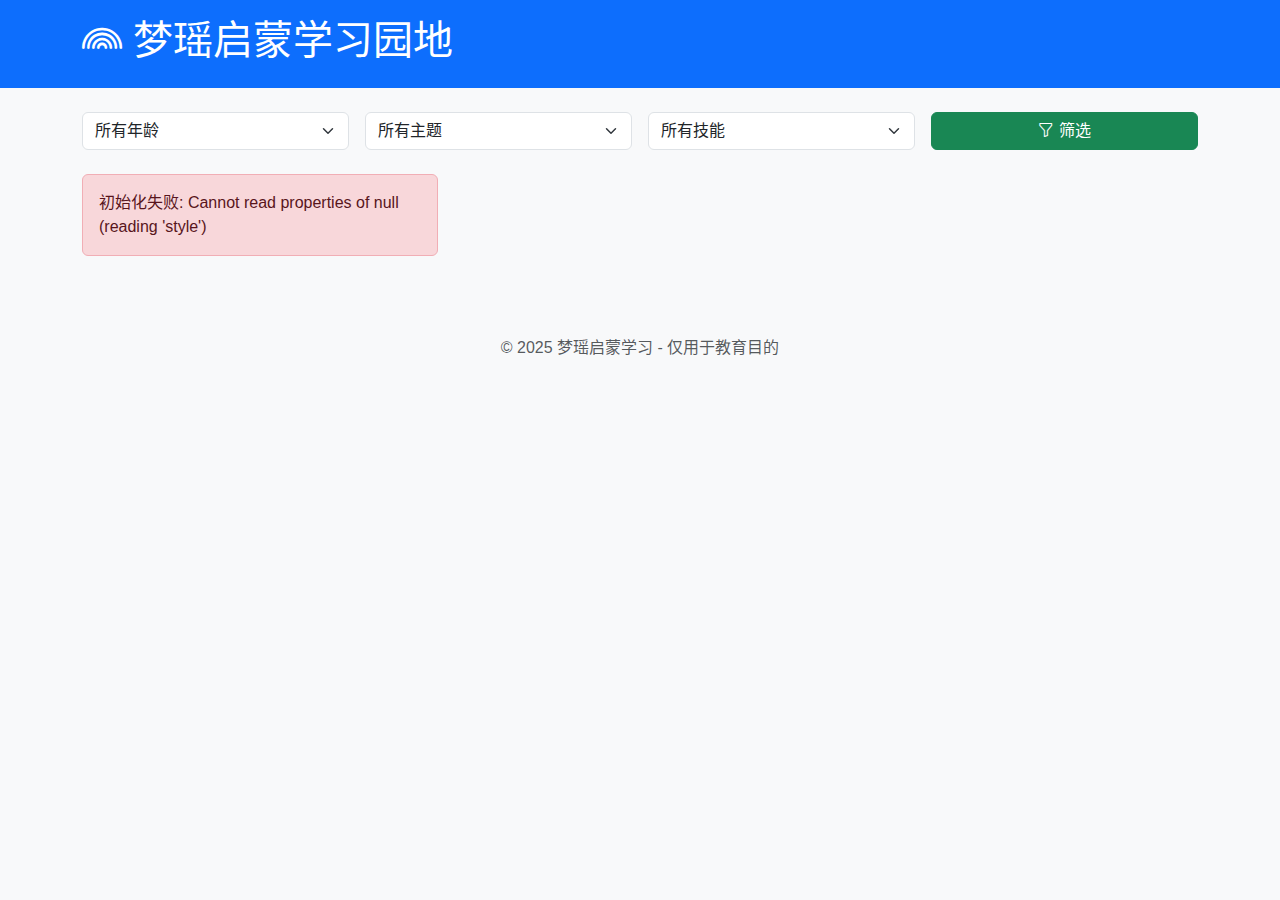
<file: kids-edu-website/index.html>
<!DOCTYPE html>
<html lang="zh-CN">

<head>
    <meta charset="UTF-8">
    <meta name="viewport" content="width=device-width, initial-scale=1.0">
    <title>梦瑶启蒙学习园地</title>
    <link href="https://cdn.jsdelivr.net/npm/bootstrap@5.1.3/dist/css/bootstrap.min.css" rel="stylesheet">
    <link href="style.css" rel="stylesheet">
    <link rel="stylesheet" href="https://cdn.jsdelivr.net/npm/bootstrap-icons@1.8.0/font/bootstrap-icons.css">
    <link rel="preconnect" href="https://cdn.jsdelivr.net">
    <link rel="preload" href="https://cdn.jsdelivr.net/npm/bootstrap-icons@1.8.0/font/fonts/bootstrap-icons.woff2"
        as="font" type="font/woff2" crossorigin="anonymous">
    <style>
        .video-placeholder {
            background-color: #f0f0f0;
            display: flex;
            align-items: center;
            justify-content: center;
            height: 100%;
        }
    </style>
</head>

<body>
    <header class="bg-primary text-white py-3">
        <div class="container">
            <h1><i class="bi bi-rainbow"></i> 梦瑶启蒙学习园地</h1>
        </div>
    </header>

    <main class="container my-4">
        <div class="row mb-4 g-3">
            <div class="col-md-3">
                <select id="ageSelect" class="form-select">
                    <option value="">所有年龄</option>
                    <option value="0-2岁">0-2岁</option>
                    <option value="2-3岁">2-3岁</option>
                    <option value="3-4岁">3-4岁</option>
                    <option value="4-5岁">4-5岁</option>
                    <option value="5-6岁">5-6岁</option>
                </select>
            </div>
            <div class="col-md-3">
                <select id="themeSelect" class="form-select">
                    <option value="">所有主题</option>
                    <option value="语言">语言</option>
                    <option value="数学">数学</option>
                    <option value="科学">科学</option>
                    <option value="艺术">艺术</option>
                </select>
            </div>
            <div class="col-md-3">
                <select id="skillSelect" class="form-select">
                    <option value="">所有技能</option>
                    <option value="精细动作">精细动作</option>
                    <option value="逻辑思维">逻辑思维</option>
                </select>
            </div>
            <div class="col-md-3">
                <button id="filterBtn" class="btn btn-success w-100">
                    <i class="bi bi-funnel"></i> 筛选
                </button>
            </div>
        </div>

        <!-- 加载指示器 -->
        <div id="loading-indicator" style="display: none; text-align: center; padding: 20px;">
            <div class="spinner-border text-primary" role="status">
                <span class="visually-hidden">加载中...</span>
            </div>
            <p>正在加载视频数据...</p>
        </div>

        <!-- 视频容器 -->
        <div id="videoContainer" class="row row-cols-1 row-cols-md-2 row-cols-lg-3 g-4"></div>
    </main>

    <footer class="bg-light py-3 mt-5">
        <div class="container text-center text-muted">
            <p>© 2025 梦瑶启蒙学习 - 仅用于教育目的</p>
        </div>
    </footer>

    <script src="app.js"></script>
</body>

</html>
</file>
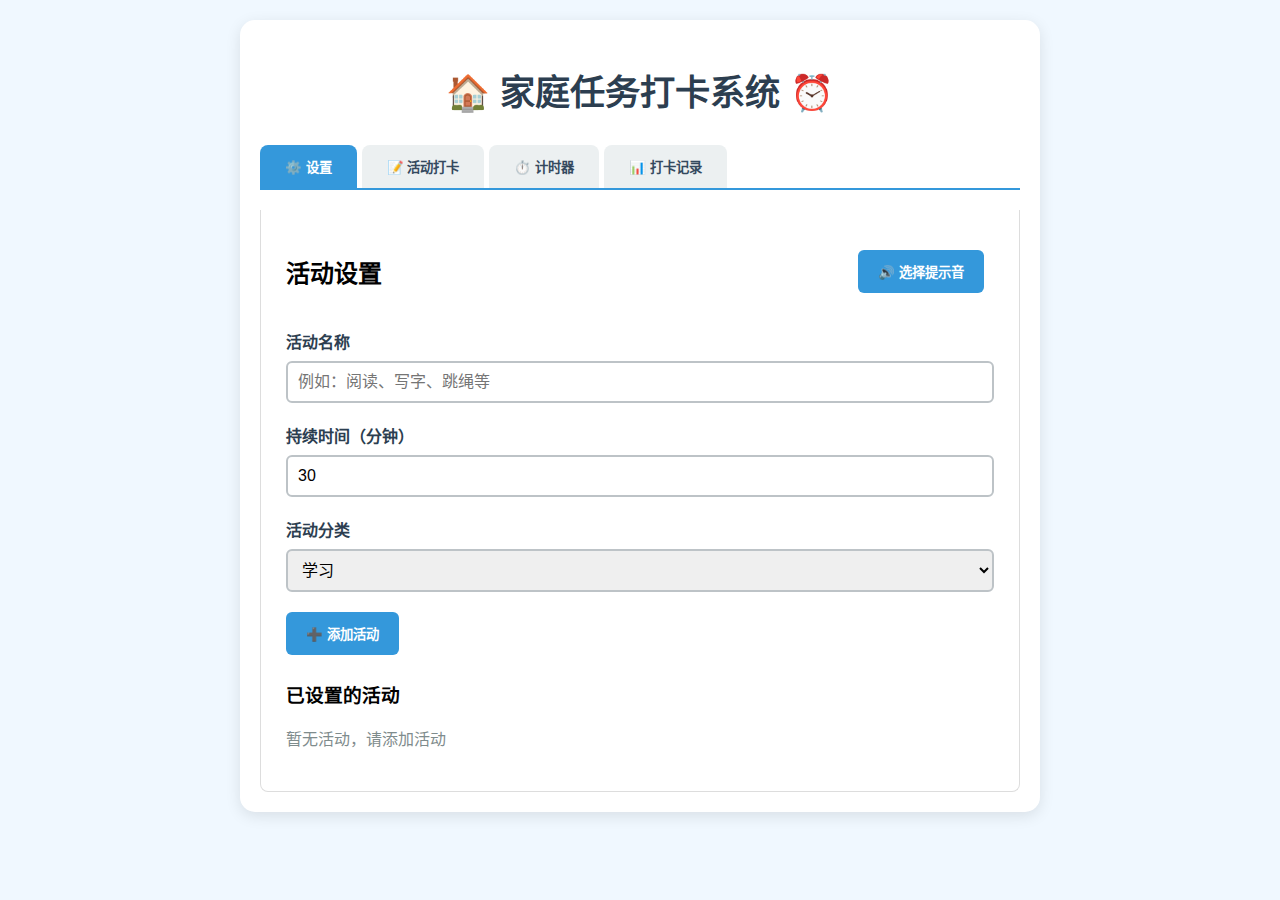
<file: daka.html>
<!DOCTYPE html>
<html lang="zh-CN">

<head>
    <meta charset="UTF-8">
    <meta name="viewport" content="width=device-width, initial-scale=1.0">
    <title>家庭任务打卡系统</title>
    <style>
        * {
            box-sizing: border-box;
            font-family: 'Arial', sans-serif;
        }

        body {
            margin: 0;
            padding: 20px;
            background-color: #f0f8ff;
        }

        .container {
            max-width: 800px;
            margin: 0 auto;
            background-color: white;
            border-radius: 15px;
            padding: 20px;
            box-shadow: 0 4px 15px rgba(0, 0, 0, 0.1);
        }

        h1 {
            text-align: center;
            color: #2c3e50;
            margin-bottom: 30px;
            font-size: 2.2rem;
        }

        .tabs {
            display: flex;
            margin-bottom: 20px;
            border-bottom: 2px solid #3498db;
            overflow-x: auto;
        }

        .tab {
            padding: 12px 25px;
            cursor: pointer;
            background-color: #ecf0f1;
            border: none;
            border-radius: 8px 8px 0 0;
            margin-right: 5px;
            font-weight: bold;
            color: #34495e;
            transition: all 0.3s;
        }

        .tab.active {
            background-color: #3498db;
            color: white;
        }

        .tab:hover:not(.active) {
            background-color: #bdc3c7;
        }

        .tab-content {
            display: none;
            padding: 25px;
            border: 1px solid #ddd;
            border-top: none;
            border-radius: 0 0 8px 8px;
            background-color: #fff;
            animation: fadeIn 0.5s;
        }

        @keyframes fadeIn {
            from {
                opacity: 0;
            }

            to {
                opacity: 1;
            }
        }

        .tab-content.active {
            display: block;
        }

        .form-group {
            margin-bottom: 20px;
        }

        label {
            display: block;
            margin-bottom: 8px;
            font-weight: bold;
            color: #2c3e50;
        }

        input[type="text"],
        input[type="number"],
        select {
            width: 100%;
            padding: 10px;
            border: 2px solid #bdc3c7;
            border-radius: 6px;
            font-size: 16px;
            transition: border 0.3s;
        }

        input[type="text"]:focus,
        input[type="number"]:focus,
        select:focus {
            border-color: #3498db;
            outline: none;
        }

        button {
            background-color: #3498db;
            color: white;
            border: none;
            padding: 12px 20px;
            border-radius: 6px;
            cursor: pointer;
            margin-right: 10px;
            font-weight: bold;
            transition: all 0.3s;
        }

        button:hover {
            background-color: #2980b9;
            transform: translateY(-2px);
            box-shadow: 0 4px 8px rgba(0, 0, 0, 0.1);
        }

        .activity-list {
            margin-top: 25px;
        }

        .activity-item {
            display: flex;
            justify-content: space-between;
            padding: 15px;
            border-bottom: 1px solid #ecf0f1;
            align-items: center;
            transition: all 0.3s;
        }

        .activity-item:hover {
            background-color: #f8f9fa;
        }

        .activity-item:last-child {
            border-bottom: none;
        }

        .activity-actions {
            display: flex;
            gap: 8px;
        }

        .activity-actions button {
            padding: 8px 12px;
            font-size: 14px;
        }

        .activity-actions button.edit {
            background-color: #f39c12;
        }

        .activity-actions button.edit:hover {
            background-color: #e67e22;
        }

        .activity-actions button.delete {
            background-color: #e74c3c;
        }

        .activity-actions button.delete:hover {
            background-color: #c0392b;
        }

        .timer-display {
            font-size: 4rem;
            text-align: center;
            margin: 30px 0;
            color: #2c3e50;
            font-family: 'Courier New', monospace;
        }

        .timer-controls {
            display: flex;
            justify-content: center;
            gap: 15px;
            margin-bottom: 20px;
        }

        .timer-controls button {
            font-size: 1.3rem;
            padding: 12px 25px;
            min-width: 120px;
        }

        .timer-controls button.stop {
            background-color: #e74c3c;
        }

        .timer-controls button.stop:hover {
            background-color: #c0392b;
        }

        .current-activity {
            text-align: center;
            font-size: 1.8rem;
            margin-bottom: 25px;
            color: #3498db;
            font-weight: bold;
        }

        .hidden {
            display: none;
        }

        .activity-card {
            background-color: #ecf0f1;
            border-radius: 10px;
            padding: 20px;
            margin-bottom: 20px;
            cursor: pointer;
            transition: all 0.3s;
            border-left: 5px solid #3498db;
        }

        .activity-card:hover {
            background-color: #dfe6e9;
            transform: translateY(-5px);
            box-shadow: 0 6px 12px rgba(0, 0, 0, 0.1);
        }

        .activity-card h3 {
            margin-top: 0;
            color: #2c3e50;
            font-size: 1.5rem;
        }

        .activity-card p {
            margin-bottom: 0;
            color: #7f8c8d;
            font-size: 1.1rem;
        }

        .modal {
            display: none;
            position: fixed;
            top: 0;
            left: 0;
            width: 100%;
            height: 100%;
            background-color: rgba(0, 0, 0, 0.5);
            z-index: 1000;
            justify-content: center;
            align-items: center;
        }

        .modal-content {
            background-color: white;
            padding: 30px;
            border-radius: 10px;
            width: 90%;
            max-width: 500px;
            box-shadow: 0 5px 15px rgba(0, 0, 0, 0.3);
            animation: modalFadeIn 0.3s;
        }

        @keyframes modalFadeIn {
            from {
                opacity: 0;
                transform: translateY(-20px);
            }

            to {
                opacity: 1;
                transform: translateY(0);
            }
        }

        .modal-title {
            margin-top: 0;
            color: #2c3e50;
            font-size: 1.8rem;
        }

        .modal-buttons {
            display: flex;
            justify-content: flex-end;
            gap: 10px;
            margin-top: 20px;
        }

        .sound-option {
            display: flex;
            align-items: center;
            margin-bottom: 10px;
            padding: 10px;
            border-radius: 5px;
            transition: background-color 0.2s;
        }

        .sound-option:hover {
            background-color: #ecf0f1;
        }

        .sound-option input {
            margin-right: 10px;
        }

        .sound-option label {
            margin-bottom: 0;
            cursor: pointer;
            flex-grow: 1;
        }

        .sound-preview {
            background-color: #3498db;
            color: white;
            border: none;
            padding: 5px 10px;
            border-radius: 4px;
            cursor: pointer;
            font-size: 12px;
        }

        .sound-preview:hover {
            background-color: #2980b9;
        }

        .tab-header {
            display: flex;
            justify-content: space-between;
            align-items: center;
            margin-bottom: 20px;
        }

        .volume-control {
            display: flex;
            align-items: center;
            justify-content: center;
            margin-top: 20px;
            gap: 10px;
        }

        .volume-control label {
            margin-bottom: 0;
            font-size: 1.1rem;
        }

        .volume-control input[type="range"] {
            width: 150px;
        }

        .music-controls {
            display: flex;
            justify-content: center;
            gap: 15px;
            margin-top: 20px;
        }

        .music-controls button {
            font-size: 1rem;
            padding: 10px 15px;
        }

        .background-music-info {
            text-align: center;
            margin-top: 10px;
            font-style: italic;
            color: #7f8c8d;
        }

        /* 新增样式 */
        .activity-card.completed {
            border-left: 5px solid #2ecc71;
            background-color: #e8f8f5;
        }

        .activity-card.not-completed {
            border-left: 5px solid #e74c3c;
            background-color: #fdedec;
        }

        .completed-badge {
            background-color: #2ecc71;
            color: white;
            padding: 3px 8px;
            border-radius: 12px;
            font-size: 0.8rem;
            margin-left: 10px;
        }

        .not-completed-badge {
            background-color: #e74c3c;
            color: white;
            padding: 3px 8px;
            border-radius: 12px;
            font-size: 0.8rem;
            margin-left: 10px;
        }

        .progress-container {
            margin: 20px 0;
            background-color: #ecf0f1;
            border-radius: 10px;
            padding: 15px;
        }

        .progress-title {
            display: flex;
            justify-content: space-between;
            margin-bottom: 10px;
            font-weight: bold;
        }

        .progress-bar {
            height: 20px;
            background-color: #bdc3c7;
            border-radius: 10px;
            overflow: hidden;
        }

        .progress-fill {
            height: 100%;
            background-color: #3498db;
            width: 0%;
            transition: width 0.5s ease;
        }

        .calendar {
            display: grid;
            grid-template-columns: repeat(7, 1fr);
            gap: 5px;
            margin-top: 20px;
        }

        .calendar-header {
            font-weight: bold;
            text-align: center;
            padding: 5px;
        }

        .calendar-day {
            text-align: center;
            padding: 10px;
            border-radius: 5px;
            cursor: pointer;
        }

        .calendar-day.has-records {
            background-color: #e8f8f5;
            color: #27ae60;
            font-weight: bold;
        }

        .calendar-day.today {
            border: 2px solid #3498db;
        }

        .calendar-day:hover {
            background-color: #dfe6e9;
        }

        .record-filter {
            display: flex;
            gap: 10px;
            margin-bottom: 20px;
        }

        .record-filter select, .record-filter input {
            padding: 8px;
            border-radius: 5px;
            border: 1px solid #bdc3c7;
        }

        .timer-progress {
            height: 10px;
            background-color: #ecf0f1;
            border-radius: 5px;
            margin: 10px 0;
            overflow: hidden;
        }

        .timer-progress-fill {
            height: 100%;
            background-color: #3498db;
            width: 100%;
            transition: width 1s linear;
        }

        .pre-reminder {
            animation: pulse 1s infinite;
        }

        @keyframes pulse {
            0% { background-color: #f1c40f; }
            50% { background-color: #f39c12; }
            100% { background-color: #f1c40f; }
        }

        .category-tag {
            display: inline-block;
            padding: 2px 8px;
            border-radius: 12px;
            font-size: 0.8rem;
            margin-right: 5px;
            background-color: #e0e0e0;
        }

        .category-learning { background-color: #d4e6f1; color: #2980b9; }
        .category-sports { background-color: #d5f5e3; color: #27ae60; }
        .category-music { background-color: #fadbd8; color: #e74c3c; }
        .category-other { background-color: #fdebd0; color: #f39c12; }
    </style>
</head>

<body>
    <div class="container">
        <h1>🏠 家庭任务打卡系统 ⏰</h1>

        <div class="tabs">
            <button class="tab active" onclick="openTab('settings')">⚙️ 设置</button>
            <button class="tab" onclick="openTab('activities')">📝 活动打卡</button>
            <button class="tab" onclick="openTab('timer')">⏱️ 计时器</button>
            <button class="tab" onclick="openTab('records')">📊 打卡记录</button>
        </div>

        <!-- 设置页 -->
        <div id="settings" class="tab-content active">
            <div class="tab-header">
                <h2>活动设置</h2>
                <button onclick="openSoundModal()">🔊 选择提示音</button>
            </div>

            <div class="form-group">
                <label for="activity-name">活动名称</label>
                <input type="text" id="activity-name" placeholder="例如：阅读、写字、跳绳等">
            </div>
            <div class="form-group">
                <label for="activity-duration">持续时间（分钟）</label>
                <input type="number" id="activity-duration" min="1" value="30">
            </div>
            <div class="form-group">
                <label for="activity-category">活动分类</label>
                <select id="activity-category">
                    <option value="learning">学习</option>
                    <option value="sports">运动</option>
                    <option value="music">音乐</option>
                    <option value="other">其他</option>
                </select>
            </div>
            <button onclick="addActivity()">➕ 添加活动</button>

            <div class="activity-list">
                <h3>已设置的活动</h3>
                <div id="activities-list"></div>
            </div>
        </div>

        <!-- 活动打卡页 -->
        <div id="activities" class="tab-content">
            <div class="tab-header">
                <h2>选择活动开始打卡</h2>
                <button onclick="resetTodayRecords()" style="background-color: #e74c3c;">🔄 重置今日打卡</button>
            </div>
            
            <div class="progress-container">
                <div class="progress-title">
                    <span>今日完成进度</span>
                    <span id="today-progress-text">0/0</span>
                </div>
                <div class="progress-bar">
                    <div class="progress-fill" id="today-progress-bar"></div>
                </div>
            </div>
            
            <div id="activity-cards"></div>
        </div>

        <!-- 计时器页 -->
        <div id="timer" class="tab-content">
            <div id="timer-default" class="current-activity">
                请从活动打卡页选择一个活动开始计时
            </div>
            <div id="timer-active" class="hidden">
                <div class="current-activity" id="current-activity-name">当前活动：阅读</div>
                <div class="timer-display" id="time-display">30:00</div>
                <div class="timer-progress">
                    <div class="timer-progress-fill" id="timer-progress-fill"></div>
                </div>
                <div class="timer-controls">
                    <button id="pause-btn" onclick="toggleTimer()">⏸️ 暂停</button>
                    <button class="stop" onclick="stopTimer()">⏹️ 停止</button>
                </div>

                <!-- 背景音乐控制 -->
                <div class="volume-control">
                    <label for="volume">背景音乐音量:</label>
                    <input type="range" id="volume" min="0" max="1" step="0.1" value="0.5"
                        oninput="changeVolume(this.value)">
                </div>

                <div class="music-controls">
                    <button onclick="playBackgroundMusic()">🎵 播放音乐</button>
                    <button onclick="pauseBackgroundMusic()">⏸️ 暂停音乐</button>
                    <button onclick="stopBackgroundMusic()">⏹️ 停止音乐</button>
                </div>
                <div class="background-music-info">
                    当前播放: <span id="current-music-name">无</span>
                </div>
            </div>
        </div>

        <!-- 打卡记录页 -->
        <div id="records" class="tab-content">
            <h2>打卡记录</h2>
            
            <div class="record-filter">
                <select id="filter-category" onchange="filterRecords()">
                    <option value="all">所有分类</option>
                    <option value="learning">学习</option>
                    <option value="sports">运动</option>
                    <option value="music">音乐</option>
                    <option value="other">其他</option>
                </select>
                <input type="date" id="filter-date" onchange="filterRecords()">
                <button onclick="resetFilters()">重置筛选</button>
            </div>
            
            <div id="records-calendar"></div>
            <div id="records-list"></div>
        </div>
    </div>

    <!-- 提示音选择模态框 -->
    <div id="sound-modal" class="modal">
        <div class="modal-content">
            <h3 class="modal-title">选择提示音和背景音乐</h3>
            <h4>提示音选项</h4>
            <div id="sound-options">
                <!-- 选项将通过JS动态生成 -->
            </div>

            <h4 style="margin-top: 20px;">背景音乐选项</h4>
            <div id="background-music-options">
                <!-- 选项将通过JS动态生成 -->
            </div>

            <div class="modal-buttons">
                <button onclick="closeSoundModal()">取消</button>
                <button onclick="saveSoundPreference()" style="background-color: #2ecc71;">保存</button>
            </div>
        </div>
    </div>

    <!-- 编辑活动模态框 -->
    <div id="edit-modal" class="modal">
        <div class="modal-content">
            <h3 class="modal-title">编辑活动</h3>
            <div class="form-group">
                <label for="edit-activity-name">活动名称</label>
                <input type="text" id="edit-activity-name">
            </div>
            <div class="form-group">
                <label for="edit-activity-duration">持续时间（分钟）</label>
                <input type="number" id="edit-activity-duration" min="1">
            </div>
            <div class="form-group">
                <label for="edit-activity-category">活动分类</label>
                <select id="edit-activity-category">
                    <option value="learning">学习</option>
                    <option value="sports">运动</option>
                    <option value="music">音乐</option>
                    <option value="other">其他</option>
                </select>
            </div>
            <input type="hidden" id="edit-activity-id">
            <div class="modal-buttons">
                <button onclick="closeEditModal()">取消</button>
                <button onclick="saveEditedActivity()" style="background-color: #2ecc71;">保存</button>
            </div>
        </div>
    </div>

    <!-- 音频元素将通过JS动态创建 -->
    <div id="audio-container"></div>

    <script>
        // 存储活动数据
        let activities = JSON.parse(localStorage.getItem('activities')) || [];
        // 存储打卡记录
        let records = JSON.parse(localStorage.getItem('records')) || [];
        // 计时器变量
        let timer;
        let remainingTime = 0;
        let currentActivity = null;
        let isPaused = false;
        let totalDuration = 0; // 活动总时长
        // 当前选中的提示音
        let selectedSound = localStorage.getItem('selectedSound') || 'sound1';
        // 当前选中的背景音乐
        let selectedBackgroundMusic = localStorage.getItem('selectedBackgroundMusic') || 'bgmusic1';
        // 正在编辑的活动ID
        let editingActivityId = null;
        // 背景音乐是否正在播放
        let isBackgroundMusicPlaying = false;
        // 背景音乐音量
        let backgroundMusicVolume = parseFloat(localStorage.getItem('backgroundMusicVolume')) || 0.5;
        // 预提醒时间（最后5分钟）
        const PRE_REMINDER_TIME = 5 * 60;

        // 提示音选项
        const soundOptions = [
            { id: 'sound1', name: '经典铃声', url: 'https://www.soundjay.com/buttons/sounds/button-09.mp3' },
            { id: 'sound2', name: '清脆铃声', url: 'https://www.soundjay.com/buttons/sounds/button-10.mp3' },
            { id: 'sound3', name: '学校铃声', url: 'https://www.soundjay.com/buttons/sounds/button-21.mp3' },
            { id: 'sound4', name: '闹钟声', url: 'https://www.soundjay.com/buttons/sounds/button-22.mp3' },
            { id: 'sound5', name: '蜂鸣声', url: 'https://www.soundjay.com/buttons/sounds/button-23.mp3' }
        ];

        // 背景音乐选项
        const backgroundMusicOptions = [
            { id: 'bgmusic1', name: '轻松钢琴曲', url: 'https://www.soundhelix.com/examples/mp3/SoundHelix-Song-1.mp3' },
            { id: 'bgmusic2', name: '自然白噪音', url: 'https://www.soundhelix.com/examples/mp3/SoundHelix-Song-2.mp3' },
            { id: 'bgmusic3', name: '古典音乐', url: 'https://www.soundhelix.com/examples/mp3/SoundHelix-Song-3.mp3' },
            { id: 'bgmusic4', name: '冥想音乐', url: 'https://www.soundhelix.com/examples/mp3/SoundHelix-Song-4.mp3' }
        ];

        // 分类选项
        const categoryOptions = [
            { id: 'learning', name: '学习', color: 'category-learning' },
            { id: 'sports', name: '运动', color: 'category-sports' },
            { id: 'music', name: '音乐', color: 'category-music' },
            { id: 'other', name: '其他', color: 'category-other' }
        ];

        // 初始化页面
        document.addEventListener('DOMContentLoaded', function () {
            renderActivitiesList();
            renderActivityCards();
            renderRecords();
            renderCalendar();
            renderSoundOptions();
            renderBackgroundMusicOptions();
            createAudioElements();
            updateTodayProgress();

            // 初始化音量控制
            document.getElementById('volume').value = backgroundMusicVolume;
            
            // 设置日期筛选器默认为今天
            const today = new Date();
            document.getElementById('filter-date').valueAsDate = today;
        });

        // 创建音频元素
        function createAudioElements() {
            const container = document.getElementById('audio-container');
            container.innerHTML = '';

            // 创建提示音元素
            soundOptions.forEach(sound => {
                const audio = document.createElement('audio');
                audio.id = `audio-${sound.id}`;
                audio.src = sound.url;
                audio.preload = 'auto';
                container.appendChild(audio);
            });

            // 创建背景音乐元素
            backgroundMusicOptions.forEach(music => {
                const audio = document.createElement('audio');
                audio.id = `audio-${music.id}`;
                audio.src = music.url;
                audio.preload = 'auto';
                audio.loop = true;
                audio.volume = backgroundMusicVolume;
                container.appendChild(audio);
            });
        }

        // 切换标签页
        function openTab(tabName) {
            const tabContents = document.getElementsByClassName('tab-content');
            for (let i = 0; i < tabContents.length; i++) {
                tabContents[i].classList.remove('active');
            }

            const tabs = document.getElementsByClassName('tab');
            for (let i = 0; i < tabs.length; i++) {
                tabs[i].classList.remove('active');
            }

            document.getElementById(tabName).classList.add('active');
            event.currentTarget.classList.add('active');
            
            // 如果切换到记录页，更新日历
            if (tabName === 'records') {
                renderCalendar();
            }
        }

        // 添加活动
        function addActivity() {
            const nameInput = document.getElementById('activity-name');
            const durationInput = document.getElementById('activity-duration');
            const categoryInput = document.getElementById('activity-category');

            const name = nameInput.value.trim();
            const duration = parseInt(durationInput.value);
            const category = categoryInput.value;

            if (!name) {
                alert('请输入活动名称');
                return;
            }

            if (isNaN(duration) || duration <= 0) {
                alert('请输入有效的持续时间');
                return;
            }

            const activity = {
                id: Date.now(),
                name: name,
                duration: duration,
                category: category
            };

            activities.push(activity);
            saveActivities();

            nameInput.value = '';
            durationInput.value = '30';
            categoryInput.value = 'learning';

            renderActivitiesList();
            renderActivityCards();
        }

        // 删除活动
        function deleteActivity(id) {
            if (confirm('确定要删除这个活动吗？')) {
                activities = activities.filter(activity => activity.id !== id);
                saveActivities();
                renderActivitiesList();
                renderActivityCards();
            }
        }

        // 打开编辑活动模态框
        function openEditModal(id) {
            const activity = activities.find(a => a.id === id);
            if (!activity) return;

            document.getElementById('edit-activity-name').value = activity.name;
            document.getElementById('edit-activity-duration').value = activity.duration;
            document.getElementById('edit-activity-category').value = activity.category;
            document.getElementById('edit-activity-id').value = id;
            editingActivityId = id;

            document.getElementById('edit-modal').style.display = 'flex';
        }

        // 关闭编辑活动模态框
        function closeEditModal() {
            document.getElementById('edit-modal').style.display = 'none';
            editingActivityId = null;
        }

        // 保存编辑后的活动
        function saveEditedActivity() {
            const id = parseInt(document.getElementById('edit-activity-id').value);
            const name = document.getElementById('edit-activity-name').value.trim();
            const duration = parseInt(document.getElementById('edit-activity-duration').value);
            const category = document.getElementById('edit-activity-category').value;

            if (!name) {
                alert('请输入活动名称');
                return;
            }

            if (isNaN(duration) || duration <= 0) {
                alert('请输入有效的持续时间');
                return;
            }

            const index = activities.findIndex(a => a.id === id);
            if (index !== -1) {
                activities[index] = {
                    id: id,
                    name: name,
                    duration: duration,
                    category: category
                };

                saveActivities();
                renderActivitiesList();
                renderActivityCards();
                closeEditModal();
            }
        }

        // 保存活动数据
        function saveActivities() {
            localStorage.setItem('activities', JSON.stringify(activities));
        }

        // 渲染活动列表（设置页）
        function renderActivitiesList() {
            const listElement = document.getElementById('activities-list');
            listElement.innerHTML = '';

            if (activities.length === 0) {
                listElement.innerHTML = '<p style="color:#7f8c8d;">暂无活动，请添加活动</p>';
                return;
            }

            activities.forEach(activity => {
                const category = categoryOptions.find(c => c.id === activity.category) || categoryOptions[3];
                
                const item = document.createElement('div');
                item.className = 'activity-item';
                item.innerHTML = `
                    <div>
                        <strong>${activity.name}</strong> 
                        <span class="category-tag ${category.color}">${category.name}</span>
                        - ${activity.duration}分钟
                    </div>
                    <div class="activity-actions">
                        <button class="edit" onclick="openEditModal(${activity.id})">✏️ 编辑</button>
                        <button class="delete" onclick="deleteActivity(${activity.id})">🗑️ 删除</button>
                    </div>
                `;
                listElement.appendChild(item);
            });
        }

        // 渲染活动卡片（打卡页）
        function renderActivityCards() {
            const cardsElement = document.getElementById('activity-cards');
            cardsElement.innerHTML = '';

            if (activities.length === 0) {
                cardsElement.innerHTML = '<p style="color:#7f8c8d;">暂无活动，请先到设置页添加活动</p>';
                return;
            }

            const today = new Date().toLocaleDateString();

            activities.forEach(activity => {
                const card = document.createElement('div');
                
                // 检查今天是否已经打卡
                const isCompleted = records.some(r =>
                    r.activityId === activity.id && r.isToday
                );
                
                // 获取分类信息
                const category = categoryOptions.find(c => c.id === activity.category) || categoryOptions[3];

                card.className = `activity-card ${isCompleted ? 'completed' : 'not-completed'}`;
                card.innerHTML = `
                    <div style="display: flex; justify-content: space-between; align-items: center;">
                        <div>
                            <h3>${activity.name} 
                                <span class="${isCompleted ? 'completed-badge' : 'not-completed-badge'}">
                                    ${isCompleted ? '已完成' : '未完成'}
                                </span>
                            </h3>
                            <p>
                                <span class="category-tag ${category.color}">${category.name}</span>
                                持续时间: ${activity.duration}分钟
                            </p>
                        </div>
                        <div style="font-size: 1.5rem;">
                            ${isCompleted ? '✅' : '❌'}
                        </div>
                    </div>
                `;
                card.addEventListener('click', () => startActivity(activity));
                cardsElement.appendChild(card);
            });
            
            updateTodayProgress();
        }

        // 更新今日进度
        function updateTodayProgress() {
            const todayRecords = records.filter(r => r.isToday);
            const totalActivities = activities.length;
            const completedActivities = todayRecords.length;
            
            document.getElementById('today-progress-text').textContent = 
                `${completedActivities}/${totalActivities}`;
                
            const progressPercent = totalActivities > 0 ? 
                (completedActivities / totalActivities) * 100 : 0;
                
            document.getElementById('today-progress-bar').style.width = 
                `${progressPercent}%`;
        }

        // 添加重置当天打卡记录的函数
        function resetTodayRecords() {
            if (confirm('确定要重置今天的打卡记录吗？此操作不可撤销。')) {
                records.forEach(record => {
                    record.isToday = false;
                });
                localStorage.setItem('records', JSON.stringify(records));
                renderActivityCards();
                renderRecords();
            }
        }

        // 开始活动计时
        function startActivity(activity) {
            currentActivity = activity;
            remainingTime = activity.duration * 60; // 转换为秒
            totalDuration = activity.duration * 60;

            document.getElementById('timer-default').classList.add('hidden');
            document.getElementById('timer-active').classList.remove('hidden');
            document.getElementById('current-activity-name').textContent = `当前活动：${activity.name}`;
            
            // 重置进度条
            document.getElementById('timer-progress-fill').style.width = '100%';
            document.getElementById('timer-progress-fill').classList.remove('pre-reminder');

            updateTimerDisplay();
            startTimer();

            // 自动播放背景音乐
            playBackgroundMusic();

            openTab('timer');
        }

        // 更新计时器显示
        function updateTimerDisplay() {
            const minutes = Math.floor(remainingTime / 60);
            const seconds = remainingTime % 60;
            document.getElementById('time-display').textContent =
                `${minutes.toString().padStart(2, '0')}:${seconds.toString().padStart(2, '0')}`;
                
            // 更新进度条
            const progressPercent = (remainingTime / totalDuration) * 100;
            document.getElementById('timer-progress-fill').style.width = `${progressPercent}%`;
            
            // 最后5分钟添加预提醒样式
            if (remainingTime <= PRE_REMINDER_TIME && remainingTime > 0) {
                document.getElementById('timer-progress-fill').classList.add('pre-reminder');
            }
        }

        // 开始计时器
        function startTimer() {
            if (timer) clearInterval(timer);
            isPaused = false;
            document.getElementById('pause-btn').textContent = '⏸️ 暂停';

            timer = setInterval(() => {
                if (!isPaused) {
                    remainingTime--;
                    updateTimerDisplay();

                    if (remainingTime <= 0) {
                        clearInterval(timer);
                        timer = null;
                        playAlarm();
                        addRecord(currentActivity);
                        renderRecords();
                        renderActivityCards();

                        // 5秒后自动停止
                        setTimeout(() => {
                            stopTimer();
                            stopBackgroundMusic();
                        }, 5000);
                    }
                }
            }, 1000);
        }

        // 暂停/继续计时器
        function toggleTimer() {
            isPaused = !isPaused;
            document.getElementById('pause-btn').textContent = isPaused ? '▶️ 继续' : '⏸️ 暂停';

            // 同时暂停/继续背景音乐
            if (isPaused) {
                pauseBackgroundMusic();
            } else {
                playBackgroundMusic();
            }
        }

        // 停止计时器
        function stopTimer() {
            if (timer) clearInterval(timer);
            timer = null;
            currentActivity = null;

            document.getElementById('timer-active').classList.add('hidden');
            document.getElementById('timer-default').classList.remove('hidden');
        }

        // 播放提示音
        function playAlarm() {
            const audio = document.getElementById(`audio-${selectedSound}`);
            if (audio) {
                audio.currentTime = 0;
                audio.play();
            }
        }

        // 播放背景音乐
        function playBackgroundMusic() {
            if (currentActivity) {
                const audio = document.getElementById(`audio-${selectedBackgroundMusic}`);
                if (audio) {
                    audio.currentTime = 0;
                    audio.volume = backgroundMusicVolume;
                    audio.play();
                    isBackgroundMusicPlaying = true;
                    updateCurrentMusicName();
                }
            }
        }

        // 暂停背景音乐
        function pauseBackgroundMusic() {
            const audio = document.getElementById(`audio-${selectedBackgroundMusic}`);
            if (audio) {
                audio.pause();
                isBackgroundMusicPlaying = false;
            }
        }

        // 停止背景音乐
        function stopBackgroundMusic() {
            const audio = document.getElementById(`audio-${selectedBackgroundMusic}`);
            if (audio) {
                audio.pause();
                audio.currentTime = 0;
                isBackgroundMusicPlaying = false;
                document.getElementById('current-music-name').textContent = '无';
            }
        }

        // 改变音量
        function changeVolume(volume) {
            backgroundMusicVolume = parseFloat(volume);
            localStorage.setItem('backgroundMusicVolume', backgroundMusicVolume);

            const audio = document.getElementById(`audio-${selectedBackgroundMusic}`);
            if (audio) {
                audio.volume = backgroundMusicVolume;
            }
        }

        // 更新当前播放音乐名称
        function updateCurrentMusicName() {
            const music = backgroundMusicOptions.find(m => m.id === selectedBackgroundMusic);
            if (music) {
                document.getElementById('current-music-name').textContent = music.name;
            }
        }

        // 添加打卡记录
        function addRecord(activity) {
            const today = new Date().toLocaleDateString();
            const now = new Date();
            
            const record = {
                id: Date.now(),
                activityId: activity.id,
                activityName: activity.name,
                activityCategory: activity.category,
                duration: activity.duration,
                date: now.toLocaleString(),
                timestamp: now.getTime(),
                isToday: true
            };

            // 移除同一天同一活动的旧记录
            records = records.filter(r =>
                !(r.activityId === activity.id && r.isToday)
            );

            records.unshift(record);
            localStorage.setItem('records', JSON.stringify(records));

            // 更新活动卡片显示
            renderActivityCards();
            renderRecords();
            renderCalendar();
        }

        // 渲染打卡记录
        function renderRecords() {
            const recordsElement = document.getElementById('records-list');
            recordsElement.innerHTML = '';

            // 获取筛选条件
            const categoryFilter = document.getElementById('filter-category').value;
            const dateFilter = document.getElementById('filter-date').value;
            
            let filteredRecords = [...records];
            
            // 应用分类筛选
            if (categoryFilter !== 'all') {
                filteredRecords = filteredRecords.filter(r => r.activityCategory === categoryFilter);
            }
            
            // 应用日期筛选
            if (dateFilter) {
                const filterDate = new Date(dateFilter).toLocaleDateString();
                filteredRecords = filteredRecords.filter(r => {
                    const recordDate = new Date(r.timestamp).toLocaleDateString();
                    return recordDate === filterDate;
                });
            }

            if (filteredRecords.length === 0) {
                recordsElement.innerHTML = '<p style="color:#7f8c8d;">暂无打卡记录</p>';
                return;
            }

            filteredRecords.forEach(record => {
                const category = categoryOptions.find(c => c.id === record.activityCategory) || categoryOptions[3];
                
                const item = document.createElement('div');
                item.className = 'activity-item';
                item.innerHTML = `
                    <div>
                        <strong>${record.activityName}</strong> 
                        <span class="category-tag ${category.color}">${category.name}</span>
                        - ${record.duration}分钟
                    </div>
                    <div>
                        ${record.date}
                    </div>
                `;
                recordsElement.appendChild(item);
            });
        }
        
        // 渲染日历视图
        function renderCalendar() {
            const calendarElement = document.getElementById('records-calendar');
            calendarElement.innerHTML = '';
            
            // 创建日历标题
            const now = new Date();
            const monthNames = ["一月", "二月", "三月", "四月", "五月", "六月", "七月", "八月", "九月", "十月", "十一月", "十二月"];
            const title = document.createElement('h3');
            title.textContent = `${monthNames[now.getMonth()]} ${now.getFullYear()}`;
            calendarElement.appendChild(title);
            
            // 创建日历网格
            const calendarGrid = document.createElement('div');
            calendarGrid.className = 'calendar';
            
            // 添加星期标题
            const weekdays = ["日", "一", "二", "三", "四", "五", "六"];
            weekdays.forEach(day => {
                const dayHeader = document.createElement('div');
                dayHeader.className = 'calendar-header';
                dayHeader.textContent = day;
                calendarGrid.appendChild(dayHeader);
            });
            
            // 获取当月第一天和最后一天
            const firstDay = new Date(now.getFullYear(), now.getMonth(), 1);
            const lastDay = new Date(now.getFullYear(), now.getMonth() + 1, 0);
            
            // 计算第一天是星期几（0-6，0是星期日）
            const firstDayOfWeek = firstDay.getDay();
            
            // 添加空白格子（如果第一天不是星期日）
            for (let i = 0; i < firstDayOfWeek; i++) {
                const emptyDay = document.createElement('div');
                emptyDay.className = 'calendar-day';
                calendarGrid.appendChild(emptyDay);
            }
            
            // 添加日期格子
            for (let day = 1; day <= lastDay.getDate(); day++) {
                const date = new Date(now.getFullYear(), now.getMonth(), day);
                const dateStr = date.toLocaleDateString();
                
                const dayElement = document.createElement('div');
                dayElement.className = 'calendar-day';
                dayElement.textContent = day;
                
                // 检查当天是否有记录
                const hasRecords = records.some(r => {
                    const recordDate = new Date(r.timestamp).toLocaleDateString();
                    return recordDate === dateStr;
                });
                
                if (hasRecords) {
                    dayElement.classList.add('has-records');
                }
                
                // 标记今天
                if (date.toLocaleDateString() === new Date().toLocaleDateString()) {
                    dayElement.classList.add('today');
                }
                
                // 点击日期筛选记录
                dayElement.addEventListener('click', () => {
                    document.getElementById('filter-date').valueAsDate = date;
                    filterRecords();
                });
                
                calendarGrid.appendChild(dayElement);
            }
            
            calendarElement.appendChild(calendarGrid);
        }
        
        // 筛选记录
        function filterRecords() {
            renderRecords();
        }
        
        // 重置筛选
        function resetFilters() {
            document.getElementById('filter-category').value = 'all';
            document.getElementById('filter-date').valueAsDate = new Date();
            filterRecords();
        }

        // 打开提示音选择模态框
        function openSoundModal() {
            document.getElementById('sound-modal').style.display = 'flex';
        }

        // 关闭提示音选择模态框
        function closeSoundModal() {
            document.getElementById('sound-modal').style.display = 'none';
        }

        // 渲染提示音选项
        function renderSoundOptions() {
            const optionsContainer = document.getElementById('sound-options');
            optionsContainer.innerHTML = '';

            soundOptions.forEach(sound => {
                const option = document.createElement('div');
                option.className = 'sound-option';
                option.innerHTML = `
                    <input type="radio" id="sound-${sound.id}" name="sound" value="${sound.id}" 
                        ${selectedSound === sound.id ? 'checked' : ''}>
                    <label for="sound-${sound.id}">${sound.name}</label>
                    <button class="sound-preview" onclick="previewSound('${sound.id}')">试听</button>
                `;
                optionsContainer.appendChild(option);
            });
        }

        // 渲染背景音乐选项
        function renderBackgroundMusicOptions() {
            const optionsContainer = document.getElementById('background-music-options');
            optionsContainer.innerHTML = '';

            backgroundMusicOptions.forEach(music => {
                const option = document.createElement('div');
                option.className = 'sound-option';
                option.innerHTML = `
                    <input type="radio" id="music-${music.id}" name="backgroundMusic" value="${music.id}" 
                        ${selectedBackgroundMusic === music.id ? 'checked' : ''}>
                    <label for="music-${music.id}">${music.name}</label>
                    <button class="sound-preview" onclick="previewSound('${music.id}')">试听</button>
                `;
                optionsContainer.appendChild(option);
            });
        }

        // 试听声音
        function previewSound(soundId) {
            const audio = document.getElementById(`audio-${soundId}`);
            if (audio) {
                audio.currentTime = 0;
                audio.volume = soundId.startsWith('bg') ? backgroundMusicVolume : 1.0;
                audio.play();
            }
        }

        // 保存声音偏好
        function saveSoundPreference() {
            const selectedSoundElement = document.querySelector('input[name="sound"]:checked');
            const selectedMusicElement = document.querySelector('input[name="backgroundMusic"]:checked');

            if (selectedSoundElement) {
                selectedSound = selectedSoundElement.value;
                localStorage.setItem('selectedSound', selectedSound);
            }

            if (selectedMusicElement) {
                selectedBackgroundMusic = selectedMusicElement.value;
                localStorage.setItem('selectedBackgroundMusic', selectedBackgroundMusic);

                // 如果正在播放音乐，切换到新的音乐
                if (isBackgroundMusicPlaying) {
                    stopBackgroundMusic();
                    playBackgroundMusic();
                }
            }

            closeSoundModal();
        }
    </script>
</body>

</html>
</file>
<file: kids-edu-website/style.css>
/* 基础样式 */
body {
    font-family: 'Segoe UI', Tahoma, Geneva, Verdana, sans-serif;
    background-color: #f8f9fa;
}

/* 视频卡片 */
.video-card {
    transition: all 0.3s ease;
    border: none;
    border-radius: 10px;
    overflow: hidden;
    box-shadow: 0 4px 8px rgba(0,0,0,0.1);
    position: relative;
}
.video-card:hover {
    transform: translateY(-5px);
    box-shadow: 0 6px 12px rgba(0,0,0,0.15);
}

/* 年龄标签 */
.age-badge {
    font-size: 0.75rem;
    padding: 0.25rem 0.5rem;
    border-radius: 50rem;
}
.age-0-2岁 { background-color: #ffd6e0; color: #c2185b; }
.age-2-3岁 { background-color: #fff0b2; color: #f57c00; }
.age-3-4岁 { background-color: #c8e6c9; color: #388e3c; }
.age-4-5岁 { background-color: #bbdefb; color: #1976d2; }
.age-5-6岁 { background-color: #e1bee7; color: #7b1fa2; }

/* 加载指示器 */
.spinner-border {
    display: inline-block;
    width: 2rem;
    height: 2rem;
    border: 0.25em solid currentColor;
    border-right-color: transparent;
    border-radius: 50%;
    animation: spin 0.75s linear infinite;
}

@keyframes spin {
    to { transform: rotate(360deg); }
}

/* 视频控制按钮 */
.video-controls {
    position: absolute;
    bottom: 10px;
    right: 10px;
    z-index: 10;
    display: flex;
    gap: 5px;
}

.video-controls .btn {
    background-color: rgba(0,0,0,0.5);
    color: white;
    border: none;
    width: 30px;
    height: 30px;
    display: flex;
    align-items: center;
    justify-content: center;
    border-radius: 50%;
    opacity: 0;
    transition: opacity 0.3s;
}

.video-card:hover .video-controls .btn {
    opacity: 1;
}

.video-controls .btn:hover {
    background-color: rgba(0,0,0,0.7);
}

/* 选集按钮 */
.episode-scroll {
    width: 100%;
    overflow-x: auto;
    padding-bottom: 5px;
}

.episode-buttons {
    display: inline-flex;
    gap: 5px;
    min-width: min-content;
}

.episode-buttons .btn {
    padding: 0.15rem 0.4rem;
    font-size: 0.75rem;
    border-radius: 4px;
    white-space: nowrap;
    flex-shrink: 0;
    min-width: 50px;
    text-align: center;
}

/* 隐藏滚动条 */
.episode-scroll::-webkit-scrollbar {
    display: none;
}

.episode-scroll {
    -ms-overflow-style: none;
    scrollbar-width: none;
}

/* 投屏提示 */
.cast-toast {
    position: fixed;
    bottom: 20px;
    left: 50%;
    transform: translateX(-50%);
    background-color: rgba(0,0,0,0.7);
    color: white;
    padding: 10px 20px;
    border-radius: 5px;
    z-index: 1000;
    animation: fadeInOut 3s forwards;
}

@keyframes fadeInOut {
    0% { opacity: 0; }
    10% { opacity: 1; }
    90% { opacity: 1; }
    100% { opacity: 0; }
}

/* 响应式调整 */
@media (max-width: 768px) {
    .filter-section > div {
        margin-bottom: 10px;
    }
    
    .video-card {
        margin-bottom: 20px;
    }
    
    .video-controls .btn {
        opacity: 1;
    }
}
/* 新增选集按钮容器样式 */
.episode-container {
    margin: 10px 0;
    padding: 5px 0;
    border-top: 1px solid #eee;
    border-bottom: 1px solid #eee;
}

/* 选集按钮样式优化 */
.episode-btn {
    padding: 3px 8px;
    margin: 2px;
    font-size: 12px;
    border-radius: 12px;
    min-width: 40px;
}

/* 评分样式 */
.rating {
    color: #ffc107;
    font-size: 14px;
}

/* 视频卡片标题 */
.video-title {
    font-size: 16px;
    font-weight: 600;
    margin-bottom: 8px;
    display: -webkit-box;
    -webkit-line-clamp: 2;
    -webkit-box-orient: vertical;
    overflow: hidden;
}

/* 加载失败提示 */
.video-fallback {
    background-color: #f8f9fa;
    border-radius: 8px;
    padding: 20px;
    text-align: center;
    color: #6c757d;
}

/* 分类标签样式 */
.category-badge {
    font-size: 12px;
    padding: 3px 8px;
    margin-right: 5px;
}
/* 添加视频表单样式 */
#addVideoForm .form-label {
    font-weight: 500;
    margin-bottom: 0.5rem;
}

#submitVideoBtn {
    min-width: 120px;
}

#formMessage {
    min-height: 60px;
}

/* 响应式调整 */
@media (max-width: 768px) {
    #addVideoForm .col-md-6, 
    #addVideoForm .col-md-4 {
        margin-bottom: 1rem;
    }
}
/* 集数输入框样式 */
#videoEpisodes {
    width: 100%;
}

/* 选集按钮容器 */
.episode-container {
    margin: 10px 0;
    padding: 10px 0;
    border-top: 1px solid #eee;
    border-bottom: 1px solid #eee;
}

/* 选集按钮样式 */
.episode-buttons {
    display: flex;
    gap: 5px;
    overflow-x: auto;
    padding-bottom: 5px;
}

.episode-buttons::-webkit-scrollbar {
    height: 4px;
}

.episode-buttons::-webkit-scrollbar-thumb {
    background: #ddd;
    border-radius: 2px;
}
</file>
